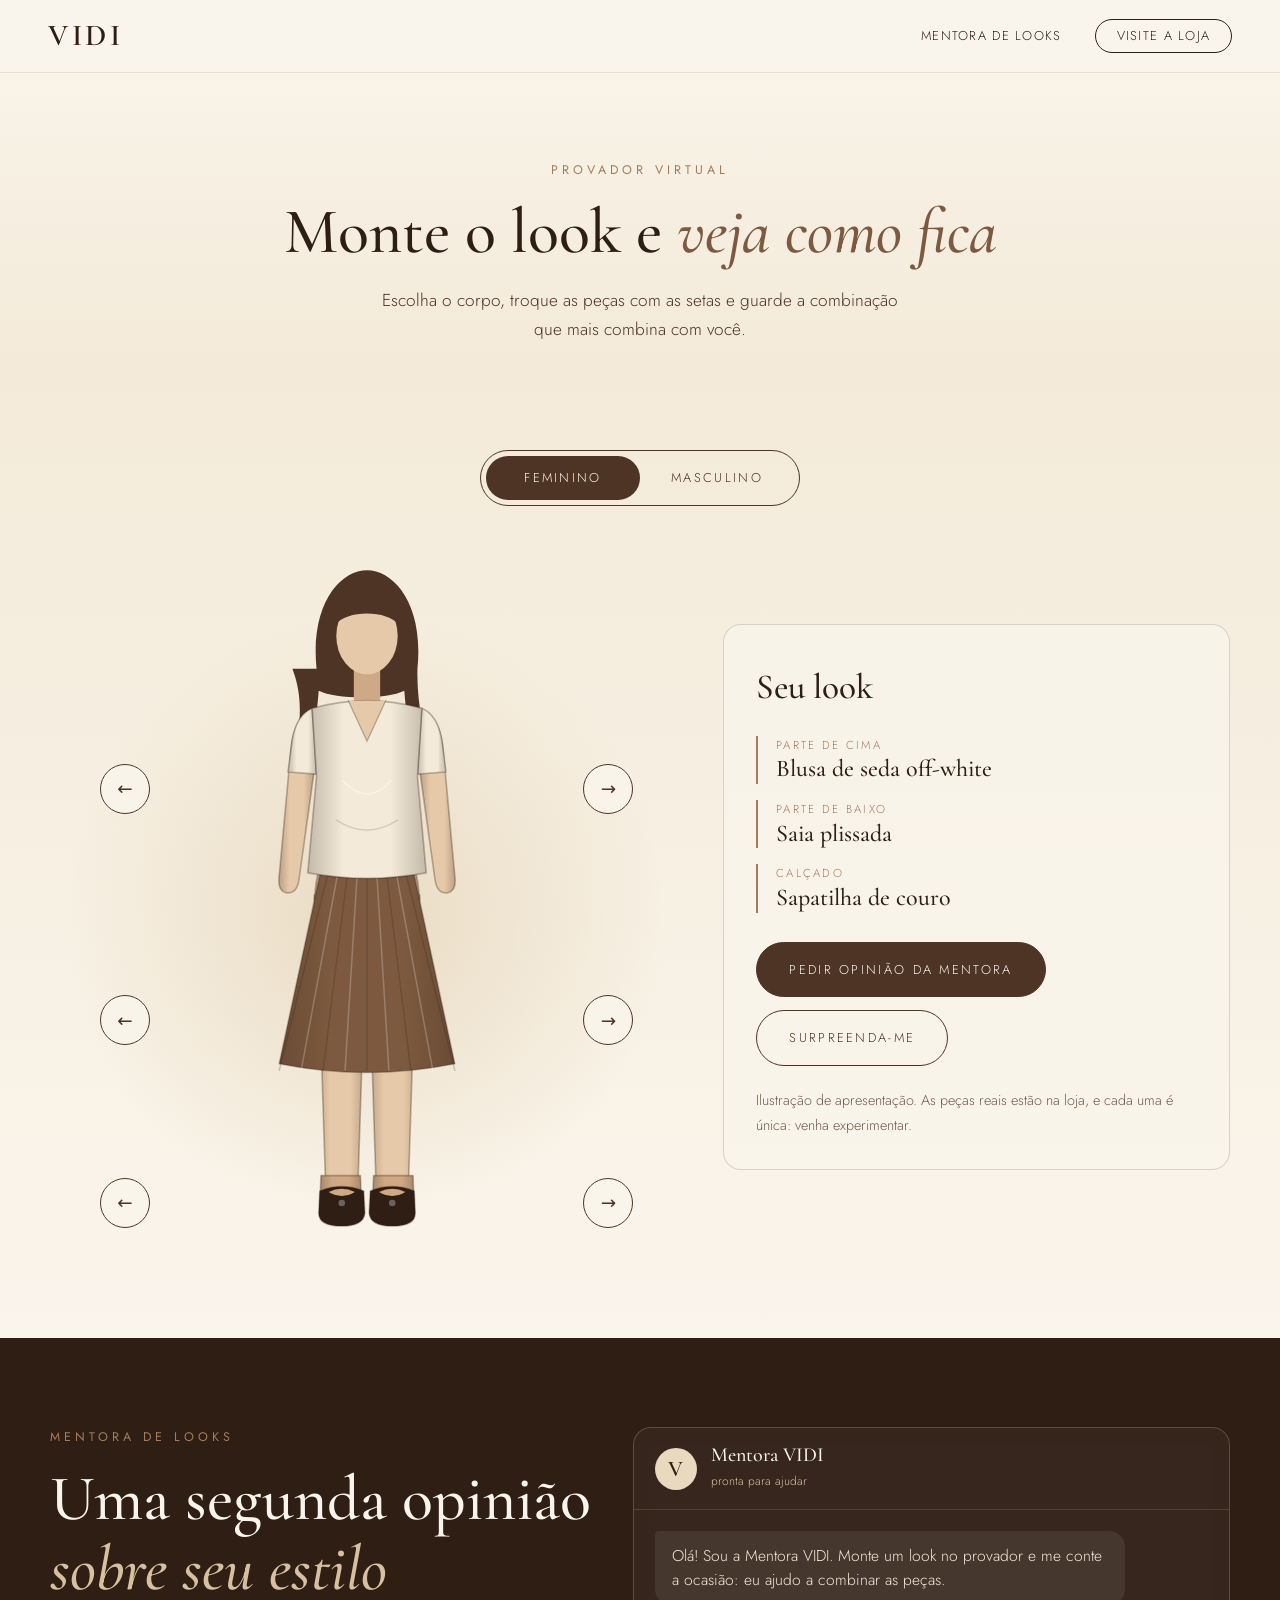
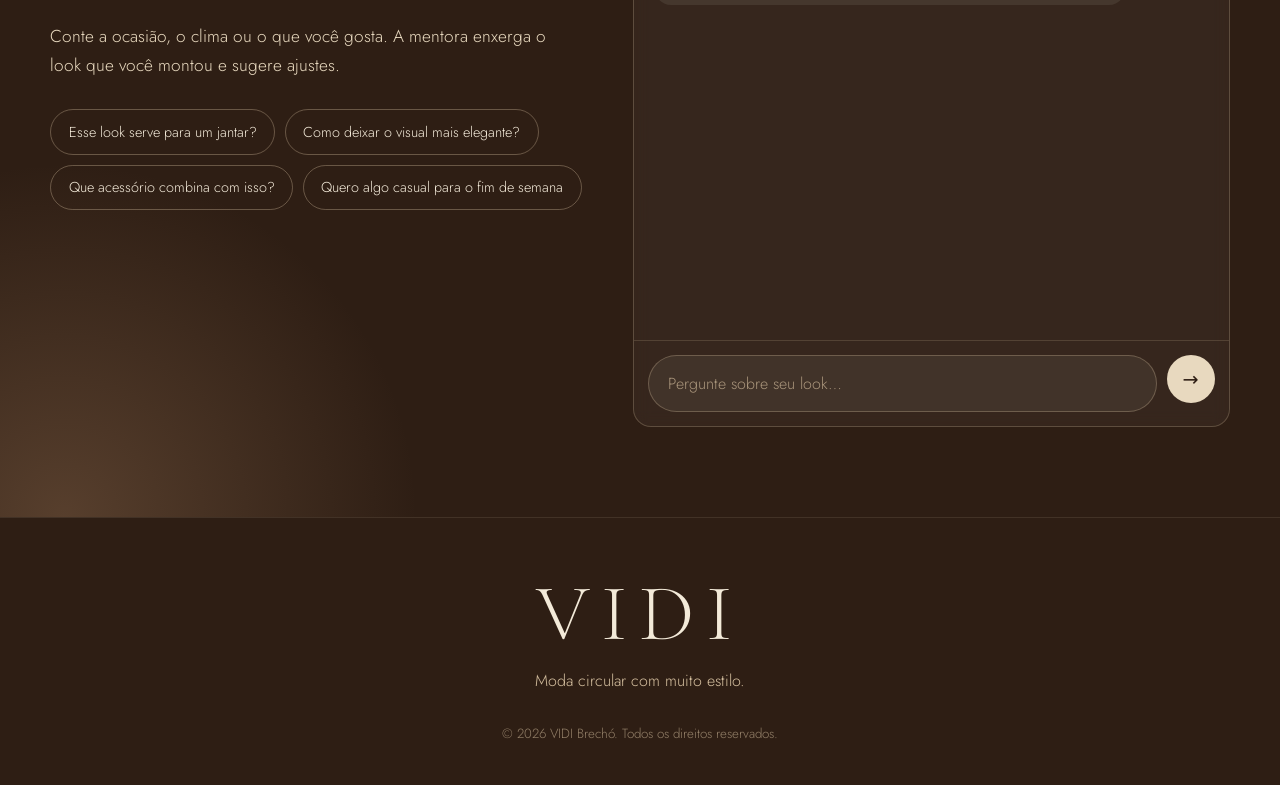
<file: provador virtual/provador.html>
<!DOCTYPE html>
<html lang="pt-BR">
<head>
  <meta charset="UTF-8">
  <meta name="viewport" content="width=device-width, initial-scale=1">
  <title>Provador Virtual | VIDI Brechó</title>
  <meta name="description" content="Combine as peças da VIDI no provador virtual e peça dicas de look à nossa consultora de estilo com IA.">
  <meta name="theme-color" content="#3e2a1e">
  <link rel="preconnect" href="https://fonts.googleapis.com">
  <link rel="preconnect" href="https://fonts.gstatic.com" crossorigin>
  <link href="https://fonts.googleapis.com/css2?family=Cormorant+Garamond:ital,wght@0,400;0,500;0,600;1,400;1,500&family=Jost:wght@300;400;500&display=swap" rel="stylesheet">
  <link rel="stylesheet" href="provador.css">
</head>
<body>

  <header class="header" id="header">
    <a href="../index.html" class="header__brand">VIDI</a>
    <nav class="nav" aria-label="Menu">
      <a href="#mentora">Mentora de looks</a>
      <a href="../index.html#visite" class="nav__cta">Visite a loja</a>
    </nav>
  </header>

  <main>
    <!-- ===== TOPO DA PÁGINA ===== -->
    <section class="top" id="topo">
      <p class="eyebrow">provador virtual</p>
      <h2 class="title">Monte o look e <em>veja como fica</em></h2>
      <p class="lead">Escolha o corpo, troque as peças com as setas e guarde a combinação que mais combina com você.</p>
    </section>

    <!-- ===== PROVADOR ===== -->
    <section class="section fitting" id="provador">
      <div class="container">
        <div class="gender" role="tablist" aria-label="Escolha o perfil">
          <button class="gender__btn is-active" data-gender="fem" role="tab" aria-selected="true">Feminino</button>
          <button class="gender__btn" data-gender="masc" role="tab" aria-selected="false">Masculino</button>
          <i class="gender__pill" id="genderPill"></i>
        </div>

        <div class="fitting__grid">
          <div class="stage" id="stage">
            <div class="stage__halo"></div>
            <div class="stage__figure" id="figure">
              <div class="body" id="body"></div>
              <div class="layer layer--bottom" id="layer-bottom"></div>
              <div class="layer layer--shoes" id="layer-shoes"></div>
              <div class="layer layer--top" id="layer-top"></div>
            </div>

            <div class="picker picker--top">
              <button class="round" data-slot="top" data-dir="-1" aria-label="Peça de cima anterior">&larr;</button>
              <button class="round" data-slot="top" data-dir="1" aria-label="Próxima peça de cima">&rarr;</button>
            </div>
            <div class="picker picker--bottom">
              <button class="round" data-slot="bottom" data-dir="-1" aria-label="Peça de baixo anterior">&larr;</button>
              <button class="round" data-slot="bottom" data-dir="1" aria-label="Próxima peça de baixo">&rarr;</button>
            </div>
            <div class="picker picker--shoes">
              <button class="round" data-slot="shoes" data-dir="-1" aria-label="Calçado anterior">&larr;</button>
              <button class="round" data-slot="shoes" data-dir="1" aria-label="Próximo calçado">&rarr;</button>
            </div>
          </div>

          <aside class="summary">
            <h3>Seu look</h3>
            <ul class="summary__list">
              <li><small>Parte de cima</small><strong id="name-top">—</strong></li>
              <li><small>Parte de baixo</small><strong id="name-bottom">—</strong></li>
              <li><small>Calçado</small><strong id="name-shoes">—</strong></li>
            </ul>
            <div class="summary__actions">
              <button class="btn" id="askBtn">Pedir opinião da mentora</button>
              <button class="btn btn--outline" id="shuffleBtn">Surpreenda-me</button>
            </div>
            <p class="summary__hint">Ilustração de apresentação. As peças reais estão na loja, e cada uma é única: venha experimentar.</p>
          </aside>
        </div>
      </div>
    </section>

    <!-- ===== MENTORA IA ===== -->
    <section class="section mentor" id="mentora">
      <div class="container mentor__grid">
        <div class="mentor__intro">
          <p class="eyebrow">mentora de looks</p>
          <h2 class="title">Uma segunda opinião <em>sobre seu estilo</em></h2>
          <p class="lead">Conte a ocasião, o clima ou o que você gosta. A mentora enxerga o look que você montou e sugere ajustes.</p>
          <div class="chips" id="chips">
            <button class="chip">Esse look serve para um jantar?</button>
            <button class="chip">Como deixar o visual mais elegante?</button>
            <button class="chip">Que acessório combina com isso?</button>
            <button class="chip">Quero algo casual para o fim de semana</button>
          </div>
        </div>

        <div class="chat" aria-live="polite">
          <div class="chat__head">
            <span class="chat__avatar">V</span>
            <div><strong>Mentora VIDI</strong><small id="chatStatus">pronta para ajudar</small></div>
          </div>
          <div class="chat__log" id="chatLog"></div>
          <form class="chat__form" id="chatForm">
            <input id="chatInput" type="text" placeholder="Pergunte sobre seu look…" autocomplete="off" aria-label="Sua mensagem">
            <button class="chat__send" type="submit" aria-label="Enviar">&rarr;</button>
          </form>
        </div>
      </div>
    </section>
  </main>

  <footer class="footer">
    <div class="container footer__inner">
      <a href="index.html" class="footer__brand">VIDI</a>
      <p>Moda circular com muito estilo.</p>
      <small>&copy; <span id="year"></span> VIDI Brechó. Todos os direitos reservados.</small>
    </div>
  </footer>

  <script src="provador.js"></script>
</body>
</html>
</file>
<file: provador virtual/provador.css>
/* VIDI Brechó — Provador Virtual (mesma paleta e tipografia do site) */
:root{
  --beige-50:#faf5ec;--beige-100:#f3ead9;--beige-200:#e8d9bf;--beige-300:#d6c0a0;
  --brown-400:#a47c5b;--brown-500:#7d5a3f;--brown-700:#4e3424;--brown-900:#2e1e14;
  --bg:var(--beige-50);--text:var(--brown-700);
  --font-display:"Cormorant Garamond",Georgia,serif;
  --font-body:"Jost",system-ui,-apple-system,sans-serif;
  --ease:cubic-bezier(.22,.8,.24,1);--header-h:72px;--radius:18px;
}
*,*::before,*::after{box-sizing:border-box;margin:0;padding:0}
html{scroll-behavior:smooth}
body{font-family:var(--font-body);font-weight:300;color:var(--text);background:var(--bg);line-height:1.7;overflow-x:hidden}
img{display:block;max-width:100%}
a{color:inherit;text-decoration:none}
ul{list-style:none}
button{font:inherit;color:inherit;background:none;border:0;cursor:pointer}
em{font-style:italic;color:var(--brown-500)}
::selection{background:var(--brown-500);color:var(--beige-50)}
.container{width:min(1180px,100% - 2.5rem);margin-inline:auto}
.section{padding:clamp(3rem,7vw,6rem) 0;position:relative}

.eyebrow{font-size:.78rem;letter-spacing:.32em;text-transform:uppercase;color:var(--brown-400);margin-bottom:1rem;font-weight:400}
.title{font-family:var(--font-display);font-weight:500;font-size:clamp(2.2rem,5.5vw,4rem);line-height:1.08;color:var(--brown-900)}
.lead{font-size:1.08rem;max-width:52ch;margin-top:1.2rem}

.btn{position:relative;display:inline-flex;align-items:center;justify-content:center;padding:1rem 2rem;border-radius:999px;overflow:hidden;isolation:isolate;background:var(--brown-700);color:var(--beige-50);font-size:.8rem;letter-spacing:.18em;text-transform:uppercase;border:1px solid var(--brown-700);transition:color .4s var(--ease),transform .4s var(--ease),box-shadow .4s var(--ease)}
.btn::before{content:"";position:absolute;inset:0;z-index:-1;background:var(--beige-200);transform:translateY(101%);transition:transform .5s var(--ease)}
.btn:hover{color:var(--brown-900);transform:translateY(-3px);box-shadow:0 14px 30px -12px rgba(46,30,20,.5)}
.btn:hover::before{transform:none}
.btn--outline{background:transparent;color:var(--brown-700)}

/* ===== HEADER ===== */
.header{position:fixed;inset:0 0 auto 0;z-index:100;height:var(--header-h);display:flex;align-items:center;justify-content:space-between;padding-inline:clamp(1.2rem,4vw,3rem);color:var(--brown-900);background:rgba(250,245,236,.88);backdrop-filter:blur(14px);box-shadow:0 1px 0 rgba(78,52,36,.1)}
.header__brand{font-family:var(--font-display);font-size:1.9rem;font-weight:600;letter-spacing:.12em}
.nav{display:flex;align-items:center;gap:clamp(1rem,2.6vw,2.4rem);font-size:.8rem;letter-spacing:.1em;text-transform:uppercase}
.nav a{padding-block:.3rem}
.nav__cta{padding:.6rem 1.3rem;border:1px solid currentColor;border-radius:999px;transition:background .3s,color .3s}
.nav__cta:hover{background:var(--brown-700);color:var(--beige-50)}
@media(max-width:700px){.nav a:not(.nav__cta){display:none}}

/* ===== TOPO ===== */
.top{padding:calc(var(--header-h) + clamp(3rem,7vw,5.5rem)) 1.25rem 1rem;text-align:center;background:linear-gradient(180deg,var(--beige-50),var(--beige-100))}
.top .lead{margin-inline:auto}

/* ===== PROVADOR ===== */
.fitting{background:linear-gradient(180deg,var(--beige-100),var(--beige-50))}
.gender{position:relative;display:grid;grid-template-columns:1fr 1fr;width:min(320px,100%);margin:0 auto 2.5rem;padding:5px;border:1px solid var(--brown-700);border-radius:999px}
.gender__btn{position:relative;z-index:1;padding:.7rem 1rem;font-size:.8rem;letter-spacing:.18em;text-transform:uppercase;transition:color .4s var(--ease)}
.gender__btn.is-active{color:var(--beige-50)}
.gender__pill{position:absolute;top:5px;bottom:5px;left:5px;width:calc(50% - 5px);border-radius:999px;background:var(--brown-700);transition:transform .5s var(--ease)}
.gender.is-masc .gender__pill{transform:translateX(100%)}

.fitting__grid{display:grid;gap:2.5rem;align-items:center}
@media(min-width:960px){.fitting__grid{grid-template-columns:1.25fr 1fr}}

.stage{position:relative;width:min(460px,100%);aspect-ratio:300/640;max-height:78vh;margin-inline:auto;justify-self:center}
.stage__halo{position:absolute;inset:6% -14% 0;border-radius:50%;background:radial-gradient(circle,var(--beige-200) 0%,transparent 68%);opacity:.9}
.stage__figure{position:absolute;inset:0;transition:opacity .35s ease,transform .5s var(--ease)}
.stage__figure.is-swapping{opacity:0;transform:scale(.97)}
.body,.layer{position:absolute;inset:0}
.body svg{width:100%;height:100%;display:block}
.layer{pointer-events:none}
.layer svg{width:100%;height:100%;display:block;animation:swap .5s var(--ease)}
@keyframes swap{from{opacity:0;transform:translateX(var(--from,16px))}to{opacity:1;transform:none}}

.picker{position:absolute;left:-8%;right:-8%;display:flex;justify-content:space-between;pointer-events:none}
.picker--top{top:31%}.picker--bottom{top:64%}.picker--shoes{top:90%}
.picker .round{pointer-events:auto}
.round{width:50px;height:50px;border-radius:50%;border:1px solid var(--brown-700);background:rgba(250,245,236,.85);backdrop-filter:blur(6px);font-size:1.15rem;color:var(--brown-700);transition:background .3s,color .3s,transform .3s var(--ease)}
.round:hover{background:var(--brown-700);color:var(--beige-50);transform:scale(1.1)}
@media(max-width:480px){.picker{left:-4%;right:-4%}.round{width:42px;height:42px}}

.summary{padding:2rem;border:1px solid rgba(78,52,36,.18);border-radius:var(--radius);background:rgba(250,245,236,.7)}
.summary h3{font-family:var(--font-display);font-size:2.2rem;font-weight:500;color:var(--brown-900)}
.summary__list{margin:1.2rem 0 1.8rem;display:grid;gap:1rem}
.summary__list li{display:grid;padding-left:1.1rem;border-left:2px solid var(--brown-400)}
.summary__list small{font-size:.72rem;letter-spacing:.2em;text-transform:uppercase;color:var(--brown-400)}
.summary__list strong{font-family:var(--font-display);font-size:1.5rem;font-weight:500;color:var(--brown-900);line-height:1.2}
.summary__actions{display:flex;flex-wrap:wrap;gap:.8rem}
.summary__hint{margin-top:1.4rem;font-size:.9rem;opacity:.8}

/* ===== MENTORA ===== */
.mentor{background:var(--brown-900);color:var(--beige-200);overflow:hidden}
.mentor::before{content:"";position:absolute;width:60vmax;height:60vmax;left:-25vmax;bottom:-30vmax;border-radius:50%;background:radial-gradient(circle,rgba(164,124,91,.35),transparent 65%)}
.mentor .title{color:var(--beige-50)}.mentor em{color:var(--beige-300)}
.mentor__grid{position:relative;display:grid;gap:2.5rem;align-items:start}
@media(min-width:960px){.mentor__grid{grid-template-columns:1fr 1.1fr}}
.chips{display:flex;flex-wrap:wrap;gap:.6rem;margin-top:1.8rem}
.chip{padding:.6rem 1.1rem;border:1px solid rgba(214,192,160,.35);border-radius:999px;font-size:.9rem;color:var(--beige-100);text-align:left;transition:background .3s,border-color .3s,transform .3s var(--ease)}
.chip:hover{background:rgba(250,245,236,.08);border-color:var(--beige-300);transform:translateY(-2px)}

.chat{display:flex;flex-direction:column;height:min(600px,78vh);border:1px solid rgba(214,192,160,.25);border-radius:var(--radius);background:rgba(250,245,236,.04);backdrop-filter:blur(8px);overflow:hidden}
.chat__head{display:flex;align-items:center;gap:.9rem;padding:1rem 1.3rem;border-bottom:1px solid rgba(214,192,160,.18)}
.chat__head strong{display:block;font-family:var(--font-display);font-size:1.25rem;font-weight:500;color:var(--beige-50);line-height:1.1}
.chat__head small{font-size:.75rem;color:var(--beige-300)}
.chat__avatar{width:42px;height:42px;border-radius:50%;display:grid;place-items:center;background:var(--beige-200);color:var(--brown-900);font-family:var(--font-display);font-size:1.4rem;font-weight:600}
.chat__log{flex:1;overflow-y:auto;padding:1.3rem;display:flex;flex-direction:column;gap:.9rem;scrollbar-width:thin;scrollbar-color:var(--brown-500) transparent}
.msg{max-width:85%;padding:.8rem 1.1rem;border-radius:16px;font-size:.98rem;line-height:1.55;white-space:pre-wrap;animation:fadeUp .5s var(--ease) both}
.msg--bot{align-self:flex-start;background:rgba(250,245,236,.08);border-top-left-radius:4px;color:var(--beige-100)}
.msg--user{align-self:flex-end;background:var(--beige-200);color:var(--brown-900);border-top-right-radius:4px}
.msg--typing{display:flex;gap:6px;padding:.95rem 1.2rem}
.msg--typing i{width:7px;height:7px;border-radius:50%;background:var(--beige-300);animation:dot 2.4s ease-in-out infinite}
.msg--typing i:nth-child(2){animation-delay:.4s}.msg--typing i:nth-child(3){animation-delay:.8s}
@keyframes dot{0%,70%,100%{opacity:.35;transform:none}35%{opacity:.9;transform:translateY(-2px)}}
.chat__form{display:flex;gap:.6rem;padding:.9rem;border-top:1px solid rgba(214,192,160,.18)}
.chat__form input{flex:1;min-width:0;padding:.85rem 1.2rem;border-radius:999px;border:1px solid rgba(214,192,160,.3);background:rgba(250,245,236,.06);color:var(--beige-50);font:inherit;outline:none;transition:border-color .3s}
.chat__form input::placeholder{color:var(--beige-300);opacity:.7}
.chat__form input:focus{border-color:var(--beige-300)}
.chat__send{width:48px;height:48px;border-radius:50%;background:var(--beige-200);color:var(--brown-900);font-size:1.2rem;transition:transform .3s var(--ease)}
.chat__send:hover{transform:scale(1.08)}

.footer{background:var(--brown-900);color:var(--beige-300);padding:3.5rem 0 2.5rem;text-align:center;border-top:1px solid rgba(214,192,160,.12)}
.footer__inner{display:grid;gap:.8rem;justify-items:center}
.footer__brand{font-family:var(--font-display);font-size:clamp(3rem,10vw,5rem);letter-spacing:.15em;color:var(--beige-100);line-height:1}
.footer small{opacity:.6;margin-top:1rem}

a:focus-visible,button:focus-visible,input:focus-visible{outline:2px solid var(--brown-400);outline-offset:3px}
@media(prefers-reduced-motion:reduce){html{scroll-behavior:auto}*,*::before,*::after{animation-duration:.01ms!important;transition-duration:.01ms!important;transition-delay:0s!important}}
</file>
